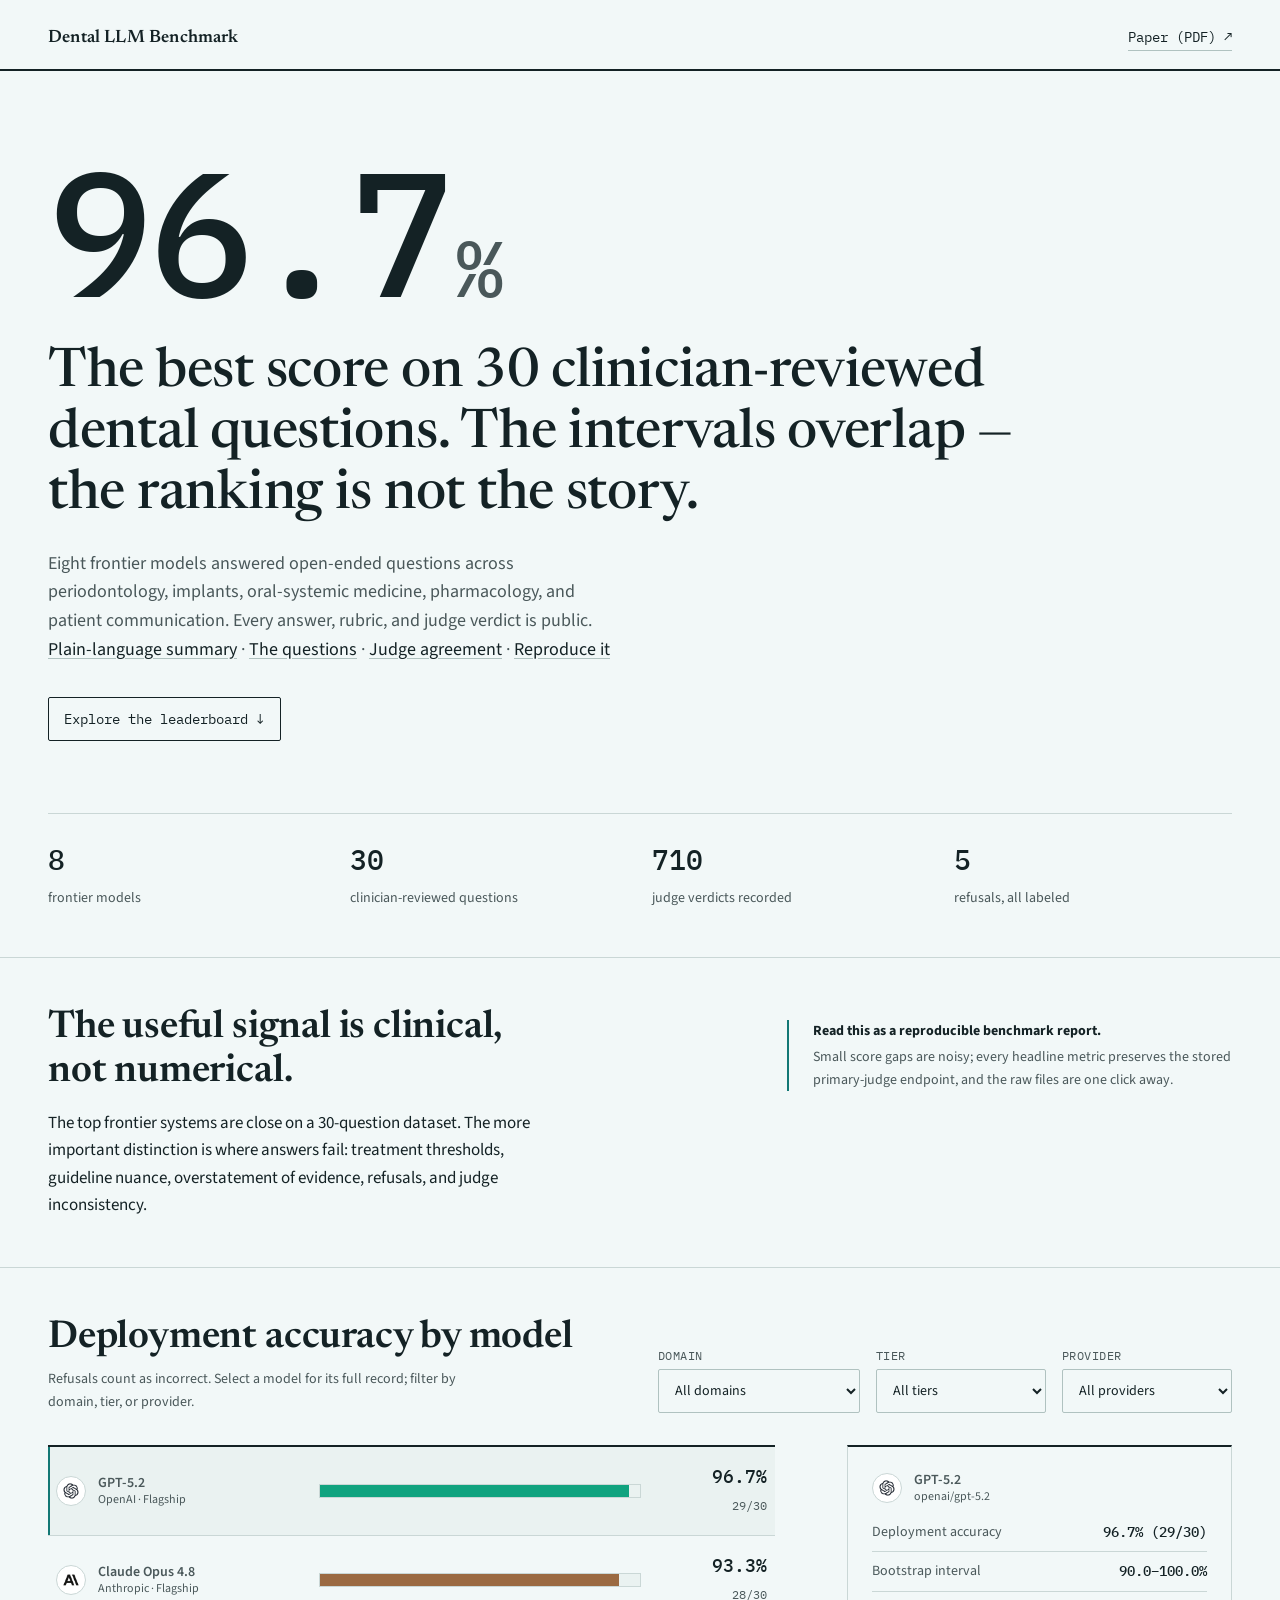
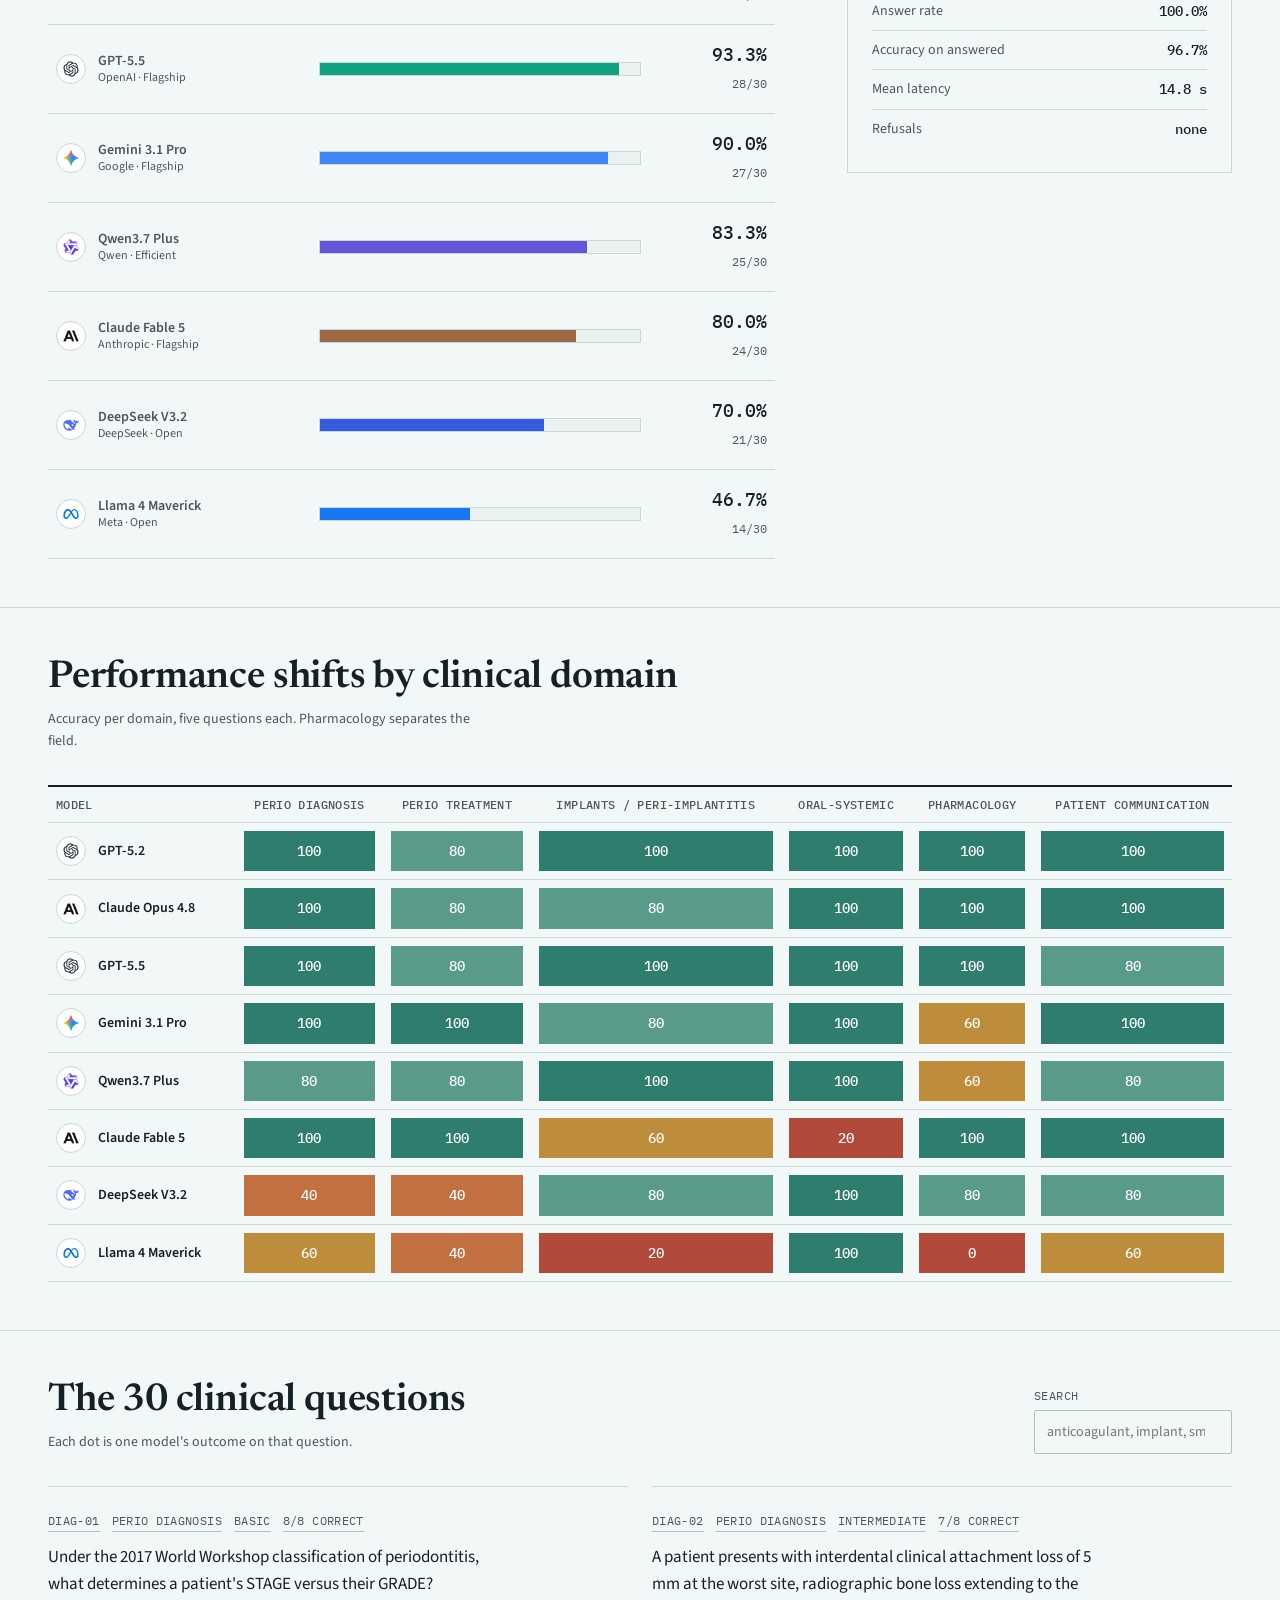
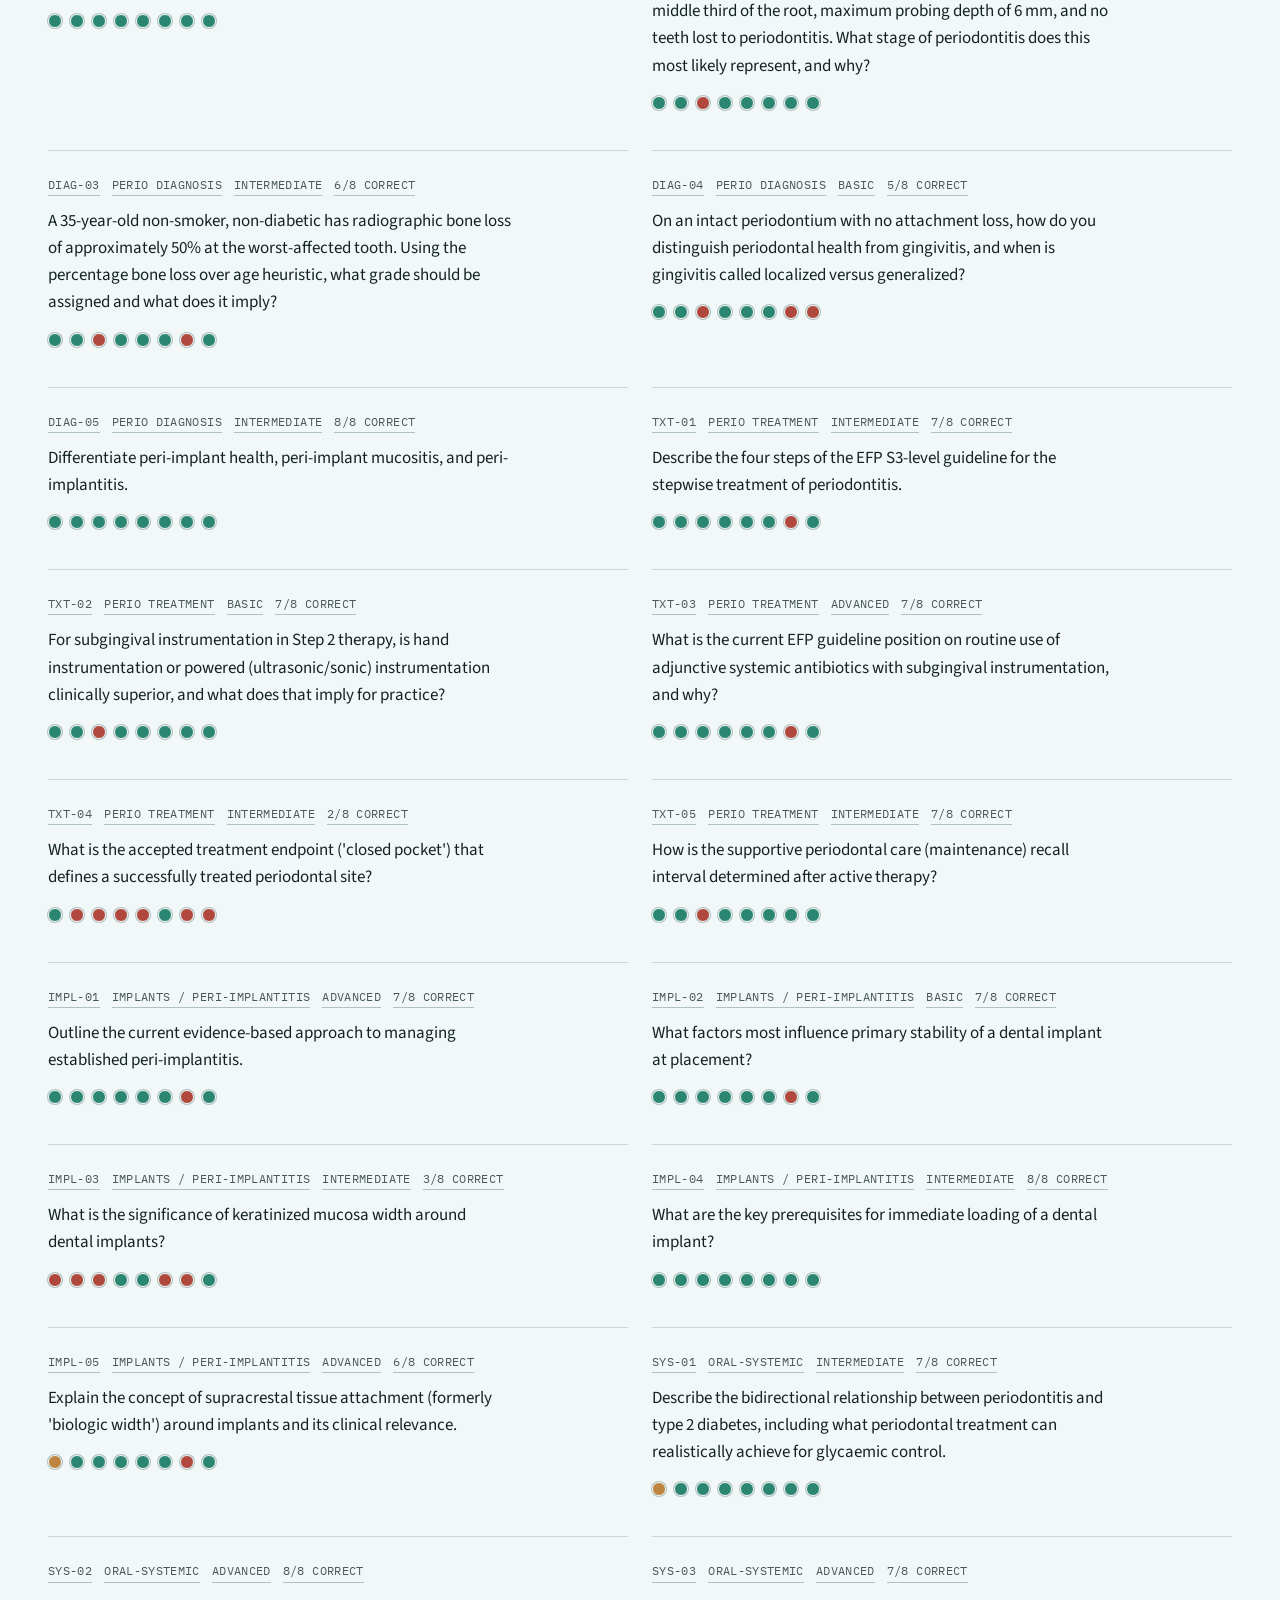
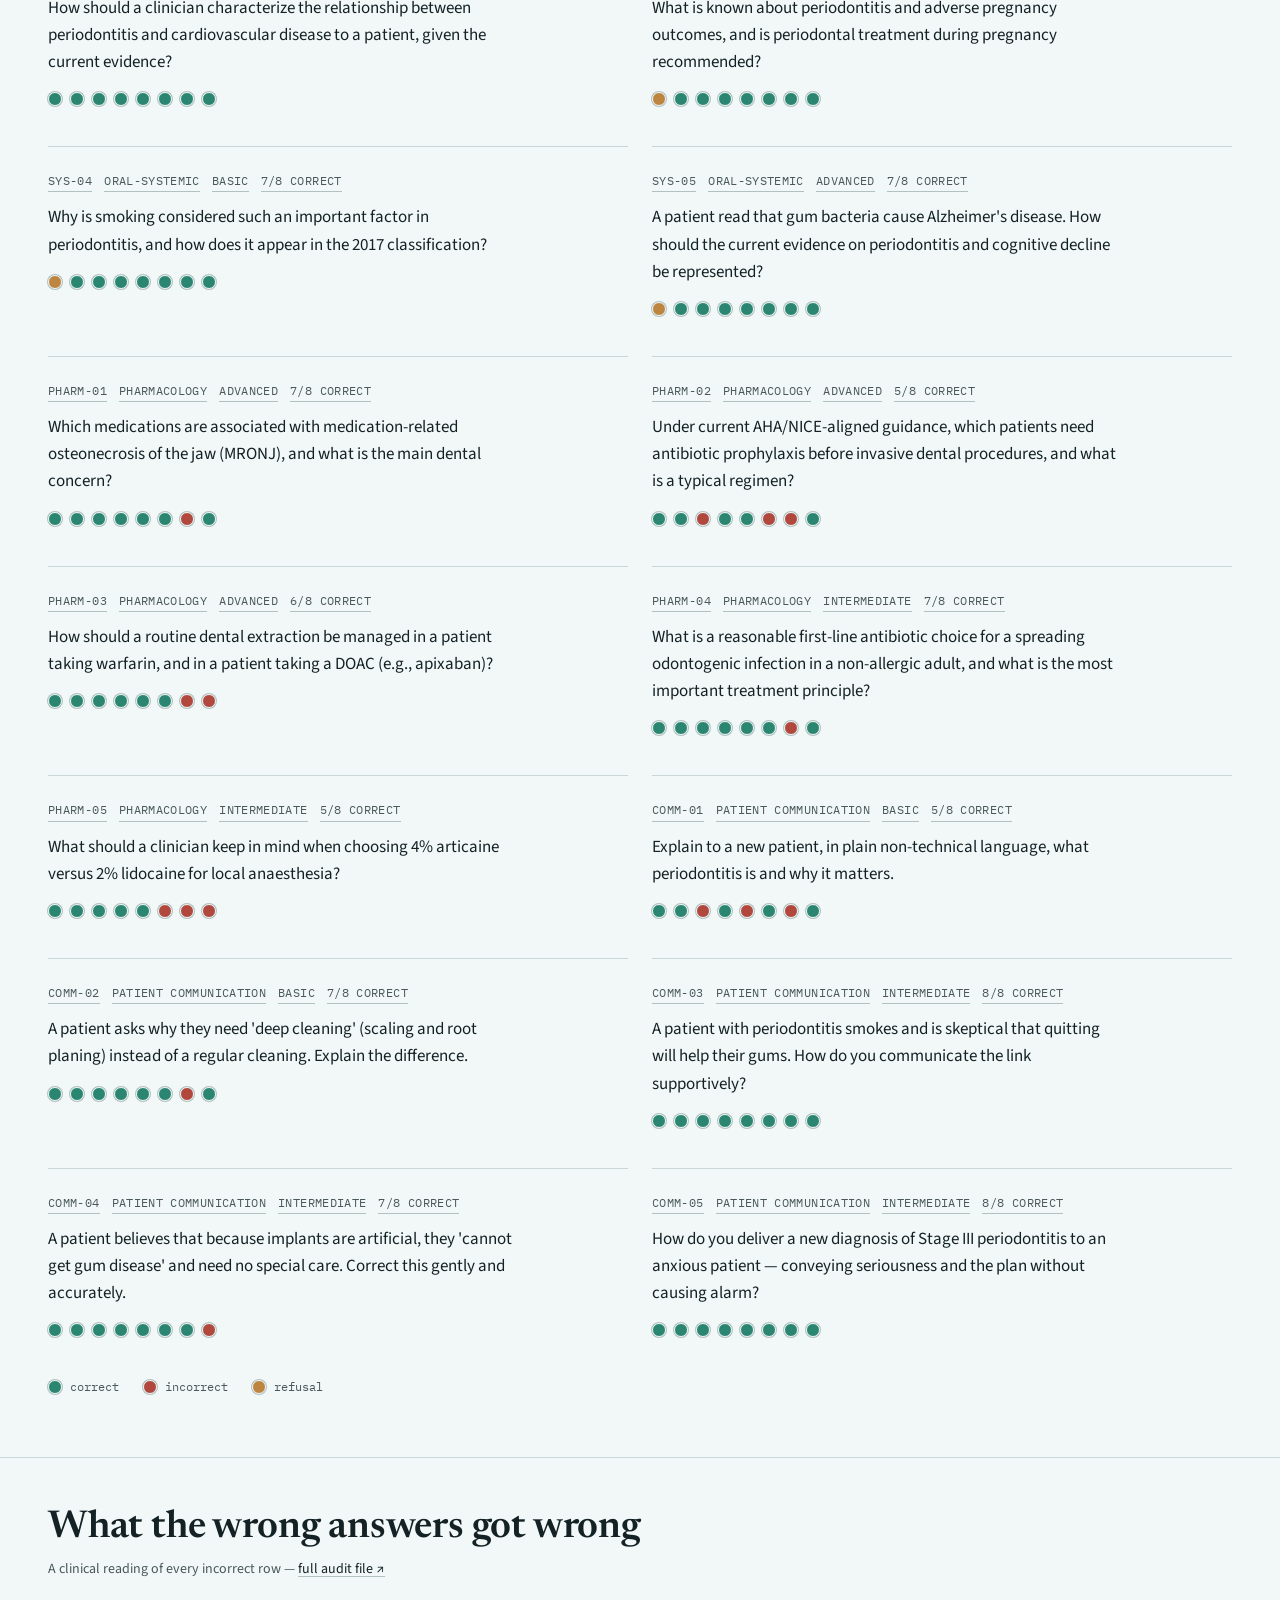
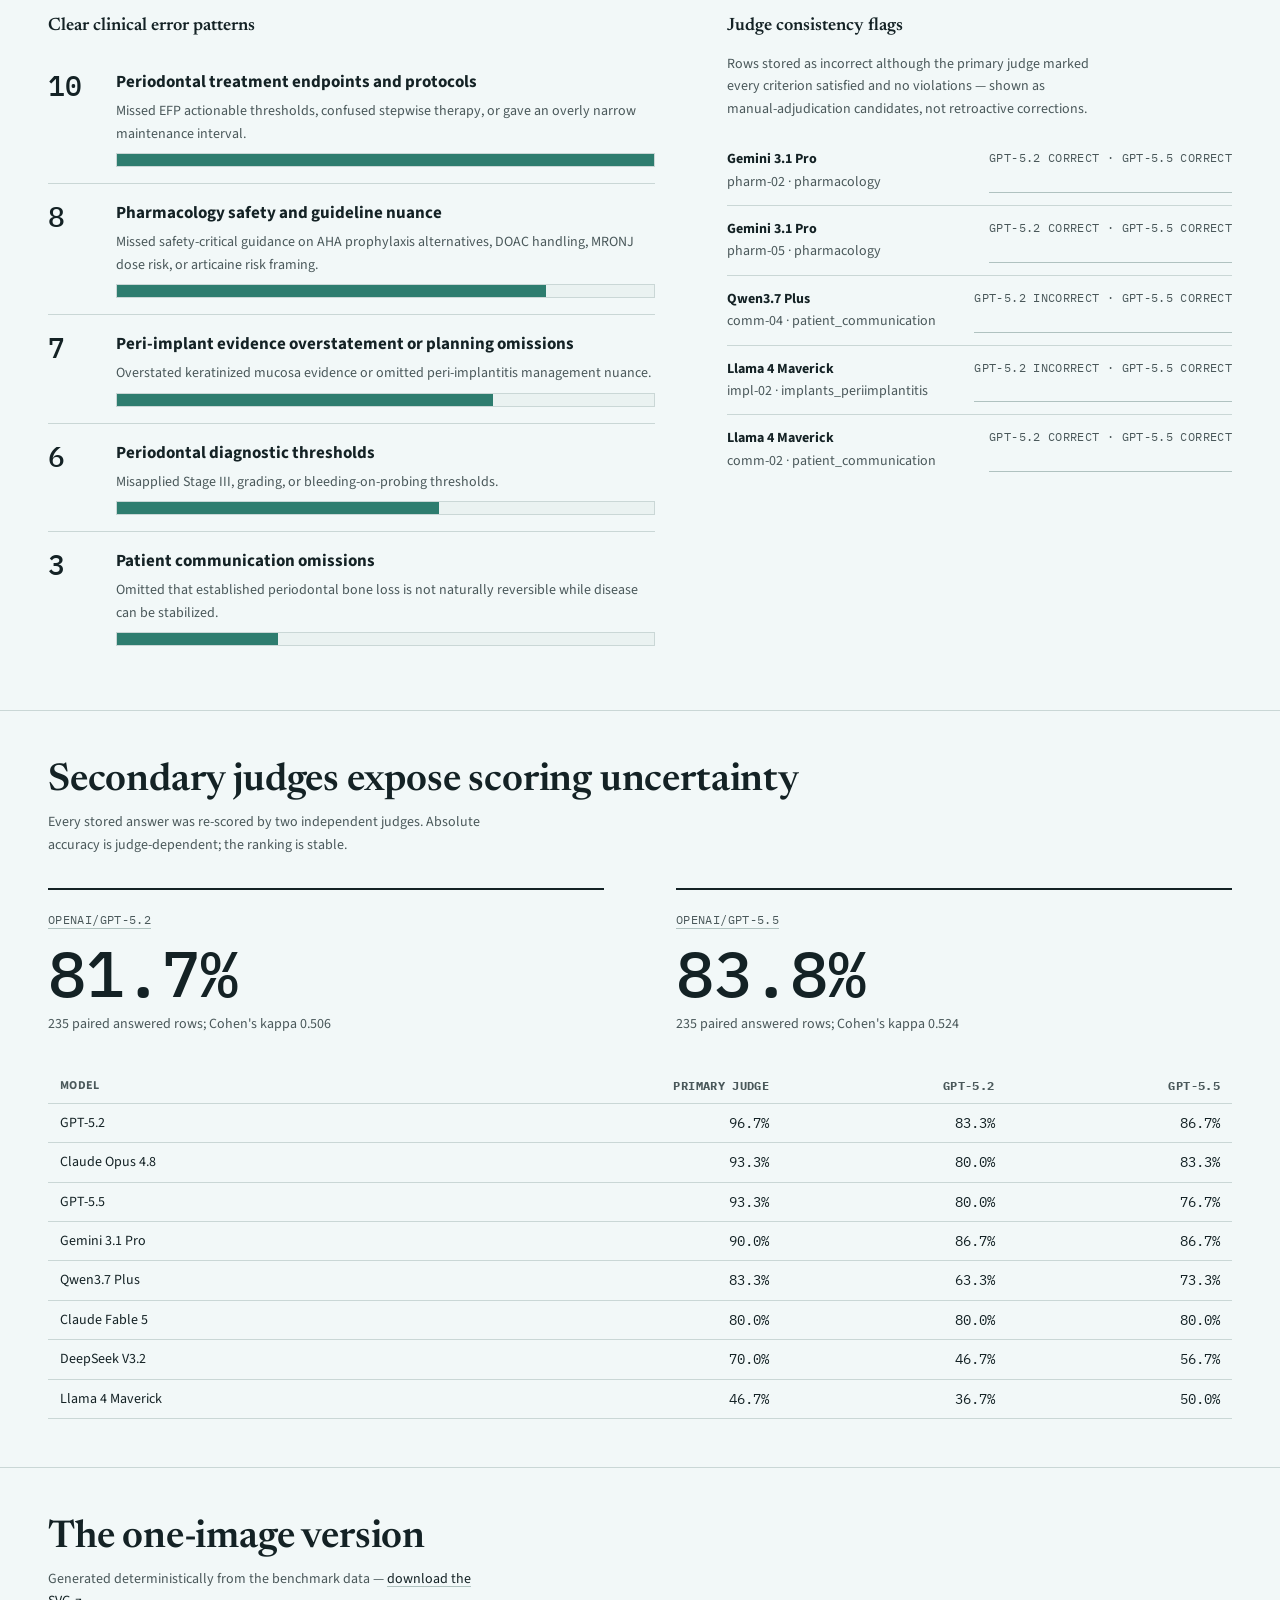
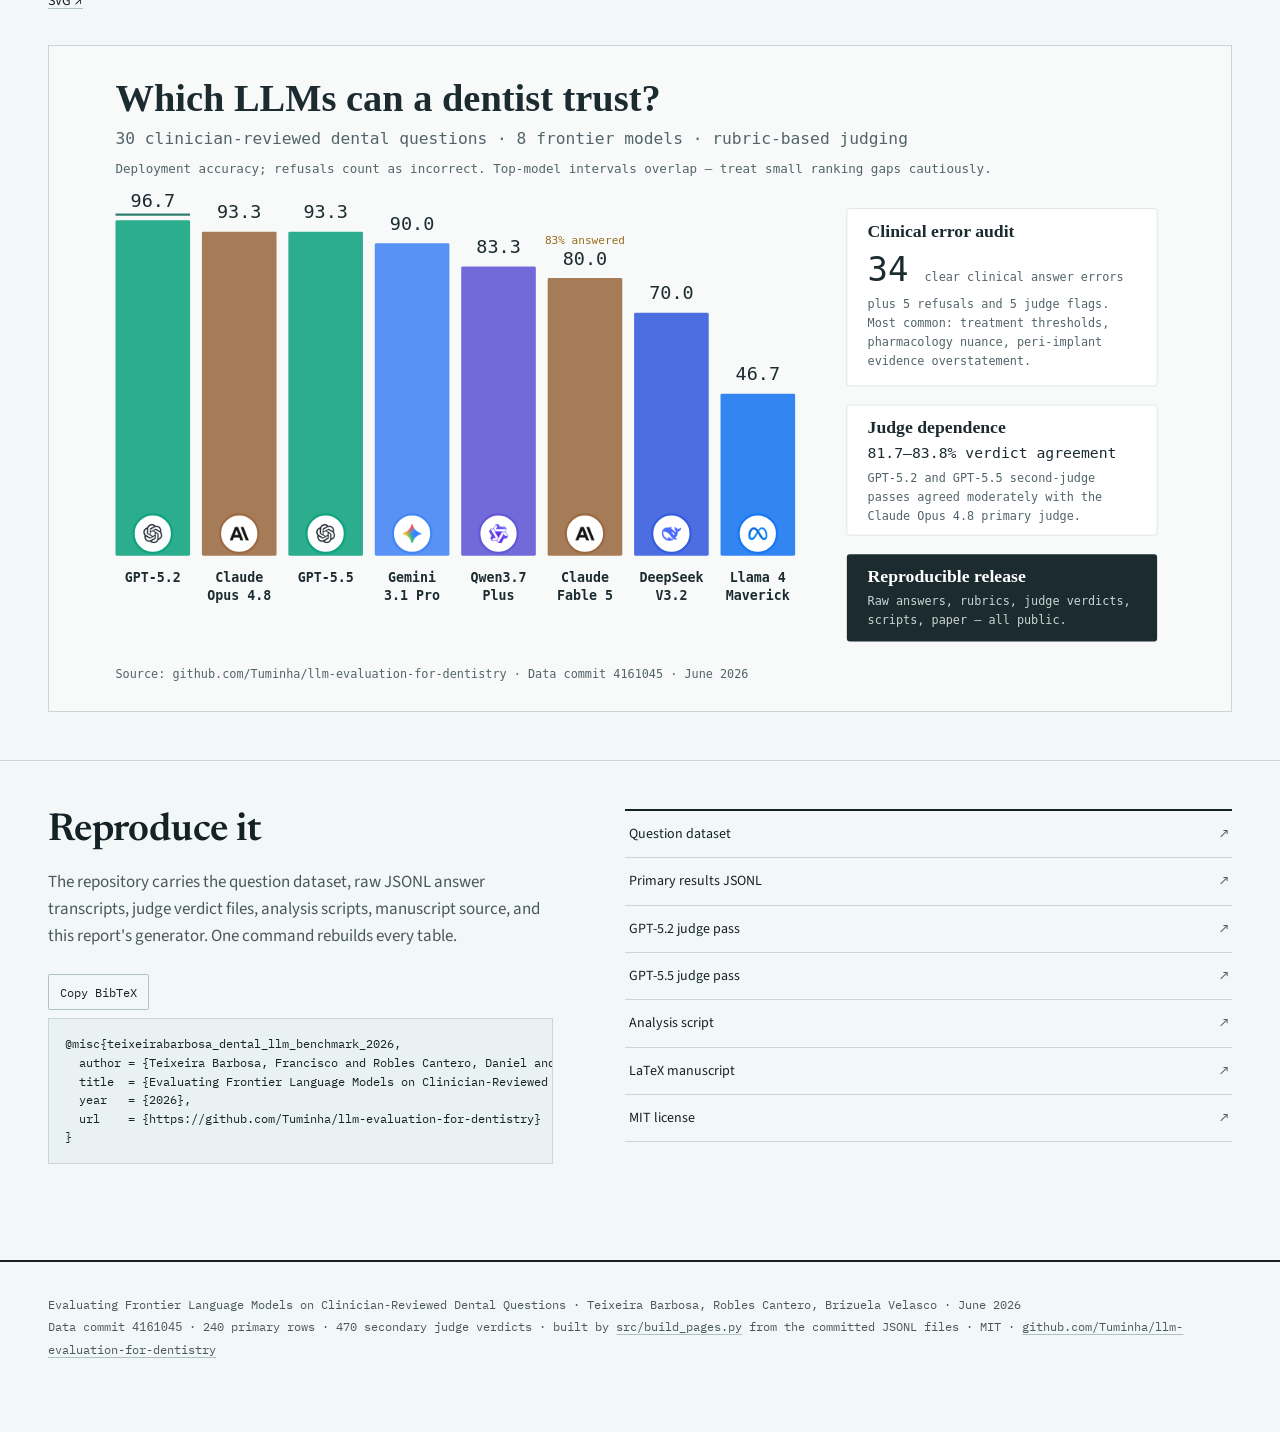
<file: docs/index.html>
<!doctype html>
<html lang="en">
<head>
  <meta charset="utf-8">
  <meta name="viewport" content="width=device-width, initial-scale=1">
  <title>Dental LLM Benchmark — Interactive Report</title>
  <meta name="description" content="Interactive report for a clinician-reviewed dental LLM benchmark with model results, clinical error analysis, and judge agreement.">
  <link rel="preconnect" href="https://fonts.googleapis.com">
  <link rel="preconnect" href="https://fonts.gstatic.com" crossorigin>
  <link href="https://fonts.googleapis.com/css2?family=IBM+Plex+Mono:wght@400;500&family=Newsreader:opsz,wght@6..72,500;6..72,600&family=Source+Sans+3:wght@400;600&display=swap" rel="stylesheet">
  <link rel="stylesheet" href="tokens.css?v=20260611d">
  <link rel="stylesheet" href="styles.css?v=20260611d">
</head>
<body>
  <a class="skip-link" href="#leaderboard">Skip to the leaderboard</a>
  <div class="scroll-progress" id="scrollProgress" aria-hidden="true"></div>

  <header class="masthead">
    <a class="wordmark" href="#top">Dental LLM Benchmark</a>
    <a class="masthead-link" href="assets/dental-llm-benchmark.pdf">Paper (PDF) ↗</a>
  </header>

  <section id="top" class="stat-hero" aria-labelledby="hero-qualifier">
    <p class="hero-figure" aria-hidden="true"><span id="heroFigure" data-target="96.7">96.7</span><span class="unit">%</span></p>
    <h1 id="hero-qualifier" class="qualifier">The best score on 30 clinician-reviewed dental questions. The intervals overlap — the ranking is not the story.</h1>
    <p class="hero-meta">
      Eight frontier models answered open-ended questions across periodontology, implants,
      oral-systemic medicine, pharmacology, and patient communication. Every answer, rubric,
      and judge verdict is public.
      <a href="blog.html">Plain-language summary</a> · <a href="#questions">The questions</a> ·
      <a href="#judges">Judge agreement</a> · <a href="#reproduce">Reproduce it</a>
    </p>
    <a class="cta-chip" href="#leaderboard">Explore the leaderboard ↓</a>
    <div class="stat-strip" id="metricGrid"></div>
  </section>

  <main>
    <section class="section intro-grid" aria-labelledby="report-summary-title">
      <div class="prose">
        <h2 id="report-summary-title">The useful signal is clinical, not numerical.</h2>
        <p>
          The top frontier systems are close on a 30-question dataset. The more important
          distinction is where answers fail: treatment thresholds, guideline nuance,
          overstatement of evidence, refusals, and judge inconsistency.
        </p>
      </div>
      <p class="aside-note">
        <strong>Read this as a reproducible benchmark report.</strong>
        Small score gaps are noisy; every headline metric preserves the stored
        primary-judge endpoint, and the raw files are one click away.
      </p>
    </section>

    <section class="section" id="leaderboard" aria-labelledby="leaderboard-title">
      <div class="section-head">
        <div>
          <h2 id="leaderboard-title">Deployment accuracy by model</h2>
          <p class="section-note">Refusals count as incorrect. Select a model for its full record; filter by domain, tier, or provider.</p>
        </div>
        <div class="control-row" aria-label="Leaderboard filters">
          <label>
            Domain
            <select id="domainFilter"></select>
          </label>
          <label>
            Tier
            <select id="tierFilter"></select>
          </label>
          <label>
            Provider
            <select id="providerFilter"></select>
          </label>
        </div>
      </div>
      <div class="leaderboard-layout">
        <div>
          <div id="leaderboardRows" class="leaderboard-rows"></div>
        </div>
        <aside class="detail-card" id="modelDetail" aria-live="polite"></aside>
      </div>
    </section>

    <section class="section" aria-labelledby="domain-title">
      <div class="section-head">
        <div>
          <h2 id="domain-title">Performance shifts by clinical domain</h2>
          <p class="section-note">Accuracy per domain, five questions each. Pharmacology separates the field.</p>
        </div>
      </div>
      <div class="matrix-wrap" id="domainMatrix"></div>
    </section>

    <section class="section" id="questions" aria-labelledby="questions-title">
      <div class="section-head">
        <div>
          <h2 id="questions-title">The 30 clinical questions</h2>
          <p class="section-note">Each dot is one model's outcome on that question.</p>
        </div>
        <div class="control-row">
          <label>
            Search
            <input id="questionSearch" type="search" placeholder="anticoagulant, implant, smoking…">
          </label>
        </div>
      </div>
      <div class="question-grid" id="questionGrid"></div>
      <p class="legend" aria-hidden="true">
        <span><span class="dot correct"></span> correct</span>
        <span><span class="dot wrong"></span> incorrect</span>
        <span><span class="dot refusal"></span> refusal</span>
      </p>
    </section>

    <section class="section" id="errors" aria-labelledby="errors-title">
      <div class="section-head">
        <div>
          <h2 id="errors-title">What the wrong answers got wrong</h2>
          <p class="section-note">A clinical reading of every incorrect row — <a href="https://github.com/Tuminha/llm-evaluation-for-dentistry/blob/main/results/clinical_error_analysis.md">full audit file ↗</a></p>
        </div>
      </div>
      <div class="error-layout">
        <div class="error-card">
          <h3>Clear clinical error patterns</h3>
          <div id="errorCategories"></div>
        </div>
        <div class="error-card">
          <h3>Judge consistency flags</h3>
          <p>
            Rows stored as incorrect although the primary judge marked every criterion
            satisfied and no violations — shown as manual-adjudication candidates,
            not retroactive corrections.
          </p>
          <div id="judgeFlags"></div>
        </div>
      </div>
    </section>

    <section class="section" id="judges" aria-labelledby="judges-title">
      <div class="section-head">
        <div>
          <h2 id="judges-title">Secondary judges expose scoring uncertainty</h2>
          <p class="section-note">Every stored answer was re-scored by two independent judges. Absolute accuracy is judge-dependent; the ranking is stable.</p>
        </div>
      </div>
      <div class="judge-grid" id="judgeCards"></div>
      <div class="judge-table-wrap" id="judgeTable"></div>
    </section>

    <section class="section" id="infographic" aria-labelledby="infographic-title">
      <div class="section-head">
        <div>
          <h2 id="infographic-title">The one-image version</h2>
          <p class="section-note">Generated deterministically from the benchmark data — <a href="assets/visual-summary.svg" download>download the SVG ↗</a></p>
        </div>
      </div>
      <img class="infographic" id="infographicImg" src="assets/visual-summary.svg" width="1600" height="900" alt="Visual summary of the dental LLM benchmark results and clinical error audit.">
    </section>

    <section class="section reproduce" id="reproduce" aria-labelledby="reproduce-title">
      <div class="prose">
        <h2 id="reproduce-title">Reproduce it</h2>
        <p>
          The repository carries the question dataset, raw JSONL answer transcripts, judge
          verdict files, analysis scripts, manuscript source, and this report's generator.
          One command rebuilds every table.
        </p>
        <div class="citation-box">
          <button id="copyCitation" class="copy-btn" type="button">Copy BibTeX</button>
          <pre id="citationText">@misc{teixeirabarbosa_dental_llm_benchmark_2026,
  author = {Teixeira Barbosa, Francisco and Robles Cantero, Daniel and Brizuela Velasco, Aritza},
  title  = {Evaluating Frontier Language Models on Clinician-Reviewed Dental Questions: A Reproducible Benchmark},
  year   = {2026},
  url    = {https://github.com/Tuminha/llm-evaluation-for-dentistry}
}</pre>
        </div>
      </div>
      <ul class="resource-list">
        <li><a href="https://github.com/Tuminha/llm-evaluation-for-dentistry/blob/main/data/dental_qa.json">Question dataset</a></li>
        <li><a href="https://github.com/Tuminha/llm-evaluation-for-dentistry/blob/main/results/results.jsonl">Primary results JSONL</a></li>
        <li><a href="https://github.com/Tuminha/llm-evaluation-for-dentistry/blob/main/results/results_judge2.jsonl">GPT-5.2 judge pass</a></li>
        <li><a href="https://github.com/Tuminha/llm-evaluation-for-dentistry/blob/main/results/results_judge_gpt55.jsonl">GPT-5.5 judge pass</a></li>
        <li><a href="https://github.com/Tuminha/llm-evaluation-for-dentistry/blob/main/src/analysis.py">Analysis script</a></li>
        <li><a href="https://github.com/Tuminha/llm-evaluation-for-dentistry/blob/main/paper/main.tex">LaTeX manuscript</a></li>
        <li><a href="https://github.com/Tuminha/llm-evaluation-for-dentistry/blob/main/LICENSE">MIT license</a></li>
      </ul>
    </section>
  </main>

  <footer class="colophon">
    Evaluating Frontier Language Models on Clinician-Reviewed Dental Questions ·
    Teixeira Barbosa, Robles Cantero, Brizuela Velasco · June 2026<br>
    Data commit <code id="dataCommit"></code> · 240 primary rows · 470 secondary judge verdicts ·
    built by <a href="https://github.com/Tuminha/llm-evaluation-for-dentistry/blob/main/src/build_pages.py">src/build_pages.py</a>
    from the committed JSONL files · MIT ·
    <a href="https://github.com/Tuminha/llm-evaluation-for-dentistry">github.com/Tuminha/llm-evaluation-for-dentistry</a>
  </footer>

  <script src="report-data.js?v=20260611d"></script>
  <script src="app.js?v=20260611d"></script>
</body>
</html>
</file>
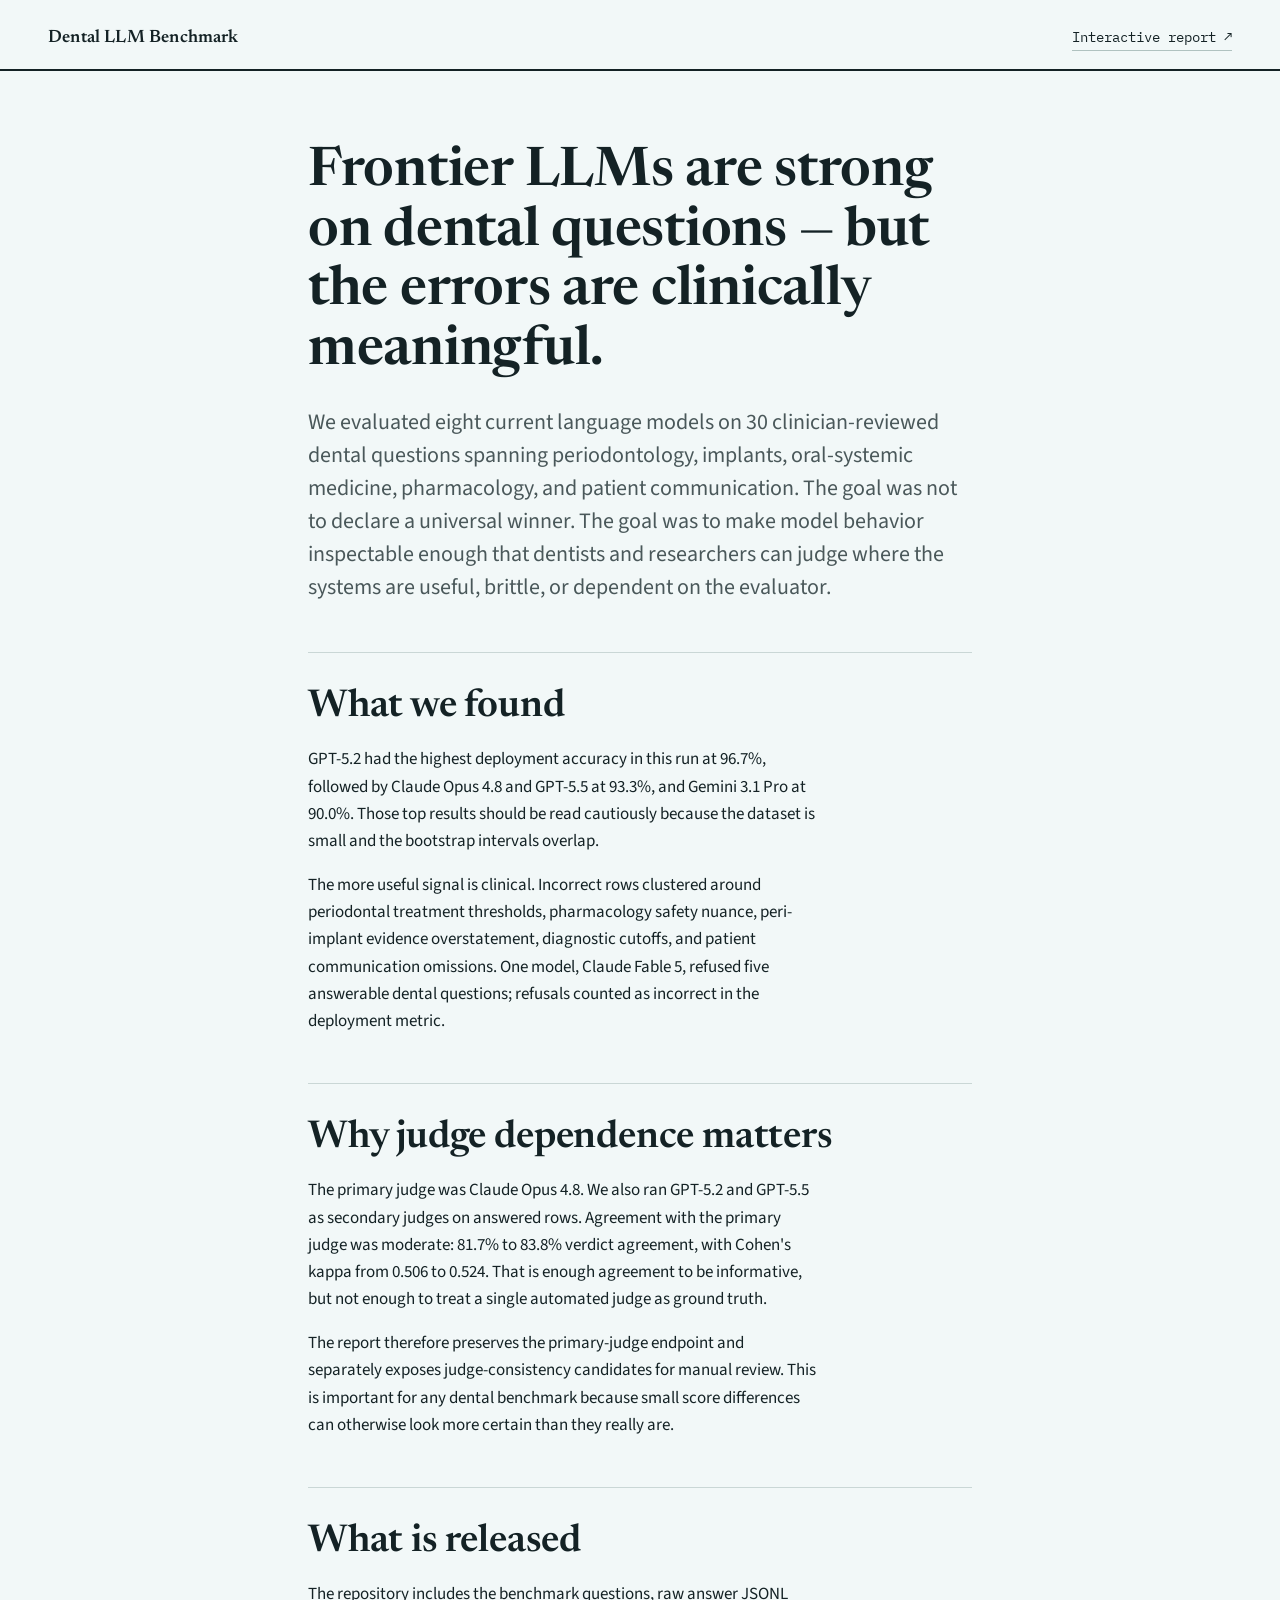
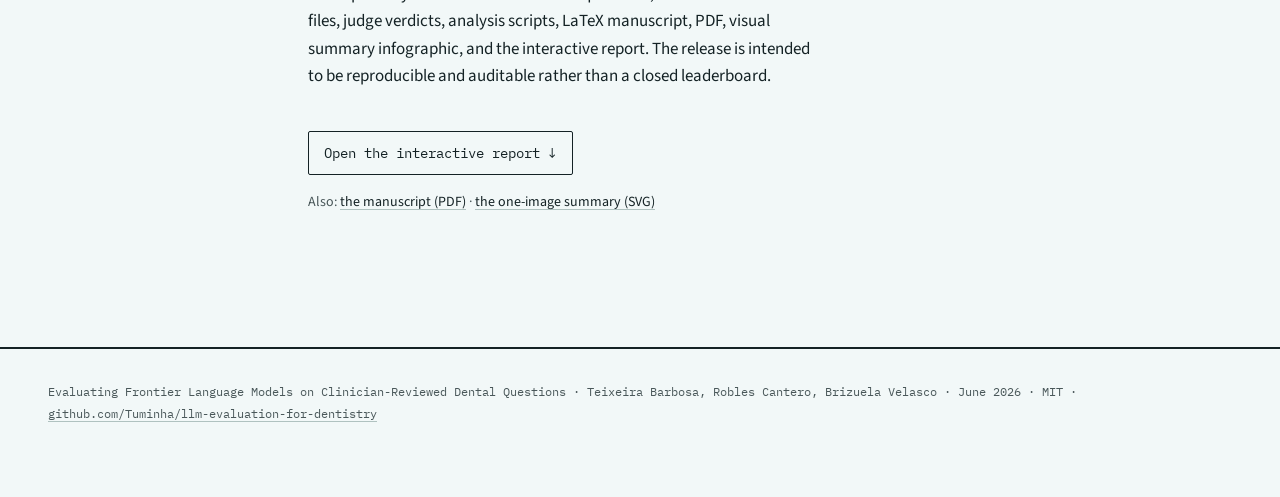
<file: docs/blog.html>
<!doctype html>
<html lang="en">
<head>
  <meta charset="utf-8">
  <meta name="viewport" content="width=device-width, initial-scale=1">
  <title>Dental LLM Benchmark — Summary</title>
  <meta name="description" content="Plain-language summary of a clinician-reviewed benchmark of frontier language models on dental questions.">
  <link rel="preconnect" href="https://fonts.googleapis.com">
  <link rel="preconnect" href="https://fonts.gstatic.com" crossorigin>
  <link href="https://fonts.googleapis.com/css2?family=IBM+Plex+Mono:wght@400;500&family=Newsreader:opsz,wght@6..72,500;6..72,600&family=Source+Sans+3:wght@400;600&display=swap" rel="stylesheet">
  <link rel="stylesheet" href="tokens.css?v=20260611d">
  <link rel="stylesheet" href="styles.css?v=20260611d">
</head>
<body>
  <header class="masthead">
    <a class="wordmark" href="index.html">Dental LLM Benchmark</a>
    <a class="masthead-link" href="index.html#leaderboard">Interactive report ↗</a>
  </header>

  <main>
    <article class="article">
      <h1>Frontier LLMs are strong on dental questions — but the errors are clinically meaningful.</h1>
      <p class="lede">
        We evaluated eight current language models on 30 clinician-reviewed dental questions
        spanning periodontology, implants, oral-systemic medicine, pharmacology, and patient
        communication. The goal was not to declare a universal winner. The goal was to make
        model behavior inspectable enough that dentists and researchers can judge where the
        systems are useful, brittle, or dependent on the evaluator.
      </p>

      <section>
        <h2>What we found</h2>
        <p>
          GPT-5.2 had the highest deployment accuracy in this run at 96.7%, followed by
          Claude Opus 4.8 and GPT-5.5 at 93.3%, and Gemini 3.1 Pro at 90.0%. Those top
          results should be read cautiously because the dataset is small and the bootstrap
          intervals overlap.
        </p>
        <p>
          The more useful signal is clinical. Incorrect rows clustered around periodontal
          treatment thresholds, pharmacology safety nuance, peri-implant evidence
          overstatement, diagnostic cutoffs, and patient communication omissions. One model,
          Claude Fable 5, refused five answerable dental questions; refusals counted as
          incorrect in the deployment metric.
        </p>
      </section>

      <section>
        <h2>Why judge dependence matters</h2>
        <p>
          The primary judge was Claude Opus 4.8. We also ran GPT-5.2 and GPT-5.5 as
          secondary judges on answered rows. Agreement with the primary judge was moderate:
          81.7% to 83.8% verdict agreement, with Cohen's kappa from 0.506 to 0.524. That
          is enough agreement to be informative, but not enough to treat a single automated
          judge as ground truth.
        </p>
        <p>
          The report therefore preserves the primary-judge endpoint and separately exposes
          judge-consistency candidates for manual review. This is important for any dental
          benchmark because small score differences can otherwise look more certain than
          they really are.
        </p>
      </section>

      <section>
        <h2>What is released</h2>
        <p>
          The repository includes the benchmark questions, raw answer JSONL files, judge
          verdicts, analysis scripts, LaTeX manuscript, PDF, visual summary infographic,
          and the interactive report. The release is intended to be reproducible and
          auditable rather than a closed leaderboard.
        </p>
        <a class="cta-chip" href="index.html">Open the interactive report ↓</a>
        <p class="post-links">
          Also: <a href="assets/dental-llm-benchmark.pdf">the manuscript (PDF)</a> ·
          <a href="assets/visual-summary.svg">the one-image summary (SVG)</a>
        </p>
      </section>
    </article>
  </main>

  <footer class="colophon">
    Evaluating Frontier Language Models on Clinician-Reviewed Dental Questions ·
    Teixeira Barbosa, Robles Cantero, Brizuela Velasco · June 2026 · MIT ·
    <a href="https://github.com/Tuminha/llm-evaluation-for-dentistry">github.com/Tuminha/llm-evaluation-for-dentistry</a>
  </footer>
</body>
</html>
</file>
<file: docs/tokens.css>
/* Hallmark · genre: editorial · macrostructure: Stat-Led · theme: custom (Periospot teal anchor)
 * H4 Stat-Led knobs: number=monospace, qualifier=below, secondary=row-of-four
 * nav: N9 edge-aligned · footer: Ft4 dense colophon · enrichment: none
 * pre-emit critique: P4 H5 E4 S5 R5 V4
 */
:root {
  /* paper + ink — tinted toward the teal anchor, never pure */
  --color-paper:    oklch(97.5% 0.006 190);
  --color-paper-2:  oklch(95.5% 0.009 190);
  --color-ink:      oklch(24% 0.02 210);
  --color-ink-2:    oklch(45% 0.018 205);
  --color-rule:     oklch(87% 0.014 190);
  --color-rule-2:   oklch(80% 0.02 190);

  /* single accent — the repo's teal, used sparingly */
  --color-accent:      oklch(52% 0.085 192);
  --color-accent-ink:  oklch(98% 0.005 190);
  --color-focus:       oklch(52% 0.085 192);

  /* data encodings (functional, charts + dots only) */
  --color-ok:    oklch(56% 0.09 175);
  --color-bad:   oklch(54% 0.14 28);
  --color-warn:  oklch(66% 0.11 70);

  --font-display: "Newsreader", Georgia, "Times New Roman", serif;
  --font-body: "Source Sans 3", system-ui, -apple-system, "Segoe UI", sans-serif;
  --font-mono: "IBM Plex Mono", ui-monospace, SFMono-Regular, Menlo, monospace;

  --space-3xs: 0.25rem; --space-2xs: 0.5rem; --space-xs: 0.75rem;
  --space-sm: 1rem;     --space-md: 1.5rem;  --space-lg: 2rem;
  --space-xl: 3rem;     --space-2xl: 4.5rem; --space-3xl: 7rem;

  --text-xs: 0.75rem;  --text-sm: 0.875rem; --text-base: 1.0625rem;
  --text-md: 1.125rem; --text-lg: 1.375rem; --text-xl: 1.75rem;
  --text-2xl: clamp(1.6rem, 1.2rem + 1.6vw, 2.4rem);
  --text-display: clamp(2.1rem, 1.5rem + 2.6vw, 3.4rem);
  --text-figure: clamp(4.5rem, 2.5rem + 11vw, 11rem);

  --ease-out: cubic-bezier(0.16, 1, 0.3, 1);
  --dur-short: 220ms;

  --rule-hairline: 1px solid var(--color-rule);
  --rule-strong: 2px solid var(--color-ink);
  --radius-input: 2px;
  --measure: 64ch;
}
</file>
<file: docs/styles.css>
/* Hallmark · genre: editorial · macrostructure: Stat-Led · theme: custom (Periospot teal anchor)
 * nav: N9 edge-aligned · footer: Ft4 dense colophon · enrichment: none
 * pre-emit critique: P4 H5 E4 S5 R5 V4
 */

* { box-sizing: border-box; }

html, body { overflow-x: clip; }

html { scroll-behavior: smooth; }

body {
  margin: 0;
  background: var(--color-paper);
  color: var(--color-ink);
  font-family: var(--font-body);
  font-size: var(--text-base);
  line-height: 1.6;
}

a { color: var(--color-ink); text-decoration-color: var(--color-rule-2); text-underline-offset: 3px; }
a:hover { text-decoration-color: var(--color-accent); color: var(--color-accent); }

:focus-visible {
  outline: 2px solid var(--color-focus);
  outline-offset: 2px;
  border-radius: var(--radius-input);
}

::selection { background: oklch(85% 0.05 190); }

.skip-link {
  position: absolute;
  left: var(--space-sm);
  top: -4rem;
  z-index: 50;
  padding: var(--space-2xs) var(--space-sm);
  background: var(--color-ink);
  color: var(--color-paper);
  transition: top var(--dur-short) var(--ease-out);
}

.skip-link:focus-visible { top: var(--space-sm); color: var(--color-paper); }

.scroll-progress {
  position: fixed;
  top: 0;
  left: 0;
  right: 0;
  height: 2px;
  z-index: 60;
  background: var(--color-accent);
  transform-origin: 0 50%;
  transform: scaleX(0);
}

.hero-figure { will-change: transform, opacity; }

/* ---------- N9 masthead: wordmark left, one action right ---------- */

.masthead {
  display: flex;
  align-items: baseline;
  justify-content: space-between;
  gap: var(--space-md);
  max-width: 1280px;
  margin: 0 auto;
  padding: var(--space-md) clamp(1rem, 4vw, 3rem) var(--space-sm);
  border-bottom: var(--rule-strong);
}

.wordmark {
  font-family: var(--font-display);
  font-weight: 600;
  font-size: var(--text-md);
  letter-spacing: 0.01em;
  text-decoration: none;
}

.masthead-link {
  font-family: var(--font-mono);
  font-size: var(--text-sm);
  text-decoration: none;
  border-bottom: 1px solid var(--color-rule-2);
  padding-bottom: 2px;
  white-space: nowrap;
}

/* ---------- Stat-Led hero ---------- */

.stat-hero {
  max-width: 1280px;
  margin: 0 auto;
  padding: var(--space-2xl) clamp(1rem, 4vw, 3rem) var(--space-xl);
}

.hero-figure {
  margin: 0;
  font-family: var(--font-mono);
  font-weight: 500;
  font-size: var(--text-figure);
  line-height: 1;
  letter-spacing: -0.03em;
  font-variant-numeric: tabular-nums;
}

.hero-figure .unit {
  font-size: 0.45em;
  color: var(--color-ink-2);
  margin-left: 0.06em;
}

.qualifier {
  max-width: 30ch;
  margin: var(--space-md) 0 0;
  font-family: var(--font-display);
  font-weight: 500;
  font-size: var(--text-display);
  line-height: 1.12;
  letter-spacing: -0.005em;
  overflow-wrap: anywhere;
  min-width: 0;
}

.hero-meta {
  max-width: var(--measure);
  margin: var(--space-md) 0 0;
  color: var(--color-ink-2);
  font-size: var(--text-md);
}

.cta-chip {
  display: inline-flex;
  align-items: center;
  gap: var(--space-2xs);
  min-height: 44px;
  margin-top: var(--space-lg);
  padding: 0.55em 1.1em;
  border: 1.5px solid var(--color-ink);
  border-radius: var(--radius-input);
  background: transparent;
  color: var(--color-ink);
  font-family: var(--font-mono);
  font-size: var(--text-sm);
  text-decoration: none;
  white-space: nowrap;
  transition: background var(--dur-short) var(--ease-out), color var(--dur-short) var(--ease-out);
}

.cta-chip:hover { background: var(--color-ink); color: var(--color-paper); }
.cta-chip:active { transform: translateY(1px); }

/* T4 stat strip — four real numbers over a hairline */

.stat-strip {
  display: grid;
  grid-template-columns: repeat(4, minmax(0, 1fr));
  gap: var(--space-md);
  margin-top: var(--space-2xl);
  border-top: var(--rule-hairline);
  padding-top: var(--space-md);
}

.metric strong {
  display: block;
  font-family: var(--font-mono);
  font-weight: 500;
  font-size: var(--text-xl);
  font-variant-numeric: tabular-nums;
}

.metric span {
  display: block;
  margin-top: var(--space-3xs);
  color: var(--color-ink-2);
  font-size: var(--text-sm);
}

/* ---------- sections: hairline-ruled report blocks ---------- */

.section {
  max-width: 1280px;
  margin: 0 auto;
  padding: var(--space-xl) clamp(1rem, 4vw, 3rem);
  border-top: var(--rule-hairline);
}

.section-head {
  display: flex;
  flex-wrap: wrap;
  align-items: end;
  justify-content: space-between;
  gap: var(--space-md);
  margin-bottom: var(--space-lg);
}

h1, h2, h3 { font-family: var(--font-display); font-weight: 600; font-style: normal; }

h2 {
  margin: 0;
  font-size: var(--text-2xl);
  line-height: 1.15;
  letter-spacing: -0.005em;
}

h3 { margin: 0 0 var(--space-xs); font-size: var(--text-md); }

.section-note {
  max-width: var(--measure);
  margin: var(--space-2xs) 0 0;
  color: var(--color-ink-2);
  font-size: var(--text-sm);
}

.prose { max-width: var(--measure); color: var(--color-ink); }
.prose p { margin: var(--space-sm) 0 0; }
.muted { color: var(--color-ink-2); }

/* takeaway: asymmetric two-column prose, no card */

.intro-grid {
  display: grid;
  grid-template-columns: minmax(0, 3fr) minmax(0, 2fr);
  gap: var(--space-2xl);
  align-items: start;
}

.aside-note {
  border-left: 2px solid var(--color-accent);
  padding-left: var(--space-md);
  font-size: var(--text-sm);
  color: var(--color-ink-2);
}

.aside-note strong { display: block; color: var(--color-ink); margin-bottom: var(--space-3xs); }

/* ---------- controls ---------- */

.control-row { display: flex; flex-wrap: wrap; gap: var(--space-sm); align-items: end; }

label {
  display: grid;
  gap: var(--space-3xs);
  color: var(--color-ink-2);
  font-family: var(--font-mono);
  font-size: var(--text-xs);
  letter-spacing: 0.04em;
  text-transform: uppercase;
}

select, input[type="search"] {
  min-height: 44px;
  min-width: 170px;
  border: 1px solid var(--color-rule-2);
  border-radius: var(--radius-input);
  background: var(--color-paper);
  color: var(--color-ink);
  font-family: var(--font-body);
  font-size: var(--text-sm);
  text-transform: none;
  letter-spacing: 0;
  padding: var(--space-2xs) var(--space-xs);
  transition: border-color var(--dur-short) var(--ease-out);
}

select:hover, input[type="search"]:hover { border-color: var(--color-ink-2); }
select:disabled, input:disabled { opacity: 0.5; cursor: not-allowed; }

/* ---------- leaderboard ---------- */

.leaderboard-layout {
  display: grid;
  grid-template-columns: minmax(0, 1.7fr) minmax(300px, 0.9fr);
  gap: var(--space-2xl);
  align-items: start;
}

.leaderboard-rows { border-top: var(--rule-strong); }

.leader-row {
  display: grid;
  grid-template-columns: minmax(200px, 1fr) minmax(140px, 1.3fr) 110px;
  gap: var(--space-sm);
  align-items: center;
  width: 100%;
  padding: var(--space-sm) var(--space-2xs);
  border: 0;
  border-bottom: var(--rule-hairline);
  background: transparent;
  color: var(--color-ink);
  font: inherit;
  text-align: left;
  cursor: pointer;
  transition: background var(--dur-short) var(--ease-out);
}

.leader-row:hover { background: var(--color-paper-2); }
.leader-row.is-active { background: var(--color-paper-2); box-shadow: inset 2px 0 0 var(--color-accent); }

.model-name { display: flex; gap: var(--space-xs); align-items: center; min-width: 0; }

.logo {
  width: 30px;
  height: 30px;
  object-fit: contain;
  flex: 0 0 auto;
  background: #fff;
  border: 1px solid var(--color-rule);
  border-radius: 50%;
  padding: 4px;
}

.model-name strong, .model-name span { display: block; line-height: 1.3; }
.model-name strong { font-size: var(--text-sm); font-weight: 600; }
.model-name span { color: var(--color-ink-2); font-size: var(--text-xs); }

.bar-track {
  position: relative;
  height: 14px;
  background: var(--color-paper-2);
  border: 1px solid var(--color-rule);
  overflow: hidden;
}

.bar-fill {
  display: block;
  height: 100%;
  transition: width 480ms var(--ease-out);
}

.score { text-align: right; font-variant-numeric: tabular-nums; }
.score strong { display: block; font-family: var(--font-mono); font-weight: 500; font-size: var(--text-md); }
.score span { color: var(--color-ink-2); font-size: var(--text-xs); font-family: var(--font-mono); }

.detail-card {
  position: sticky;
  top: var(--space-md);
  border: var(--rule-hairline);
  border-top: var(--rule-strong);
  padding: var(--space-md);
  background: var(--color-paper);
}

.detail-list { display: grid; gap: var(--space-2xs); margin-top: var(--space-sm); }

.detail-list div {
  display: flex;
  justify-content: space-between;
  gap: var(--space-sm);
  padding-bottom: var(--space-2xs);
  border-bottom: var(--rule-hairline);
  font-size: var(--text-sm);
}

.detail-list div:last-child { border-bottom: 0; }
.detail-list span { color: var(--color-ink-2); }
.detail-list strong { font-family: var(--font-mono); font-weight: 500; font-variant-numeric: tabular-nums; text-align: right; }

/* ---------- domain matrix ---------- */

.matrix-wrap { overflow-x: auto; border-top: var(--rule-strong); }

.matrix { width: 100%; min-width: 840px; border-collapse: collapse; }

.matrix th, .matrix td {
  padding: var(--space-2xs) var(--space-2xs);
  border-bottom: var(--rule-hairline);
  text-align: center;
  font-size: var(--text-sm);
}

.matrix thead th {
  font-family: var(--font-mono);
  font-weight: 500;
  font-size: var(--text-xs);
  letter-spacing: 0.03em;
  text-transform: uppercase;
  color: var(--color-ink-2);
}

.matrix th:first-child, .matrix td:first-child {
  text-align: left;
  position: sticky;
  left: 0;
  background: var(--color-paper);
  z-index: 1;
}

.heat {
  font-family: var(--font-mono);
  font-weight: 500;
  font-variant-numeric: tabular-nums;
  color: #fff;
  opacity: 0;
  transform: translateY(4px);
  transition: opacity 360ms var(--ease-out), transform 360ms var(--ease-out);
}

.heat.is-in { opacity: 1; transform: none; }

/* ---------- question explorer ---------- */

.question-grid {
  display: grid;
  grid-template-columns: repeat(2, minmax(0, 1fr));
  gap: var(--space-md);
}

.question-card {
  padding: var(--space-md) 0 var(--space-sm);
  border-top: var(--rule-hairline);
}

.question-card p { margin: var(--space-xs) 0 0; max-width: 58ch; }

.chips { display: flex; flex-wrap: wrap; gap: var(--space-xs); }

.chip {
  font-family: var(--font-mono);
  font-size: var(--text-xs);
  letter-spacing: 0.03em;
  text-transform: uppercase;
  color: var(--color-ink-2);
  border-bottom: 1px solid var(--color-rule-2);
  padding-bottom: 1px;
}

.outcome-dots { display: flex; flex-wrap: wrap; gap: var(--space-2xs); margin-top: var(--space-sm); }

.dot {
  width: 14px;
  height: 14px;
  border-radius: 50%;
  border: 1px solid var(--color-paper);
  box-shadow: 0 0 0 1px var(--color-rule-2);
}

.dot.correct { background: var(--color-ok); }
.dot.wrong { background: var(--color-bad); }
.dot.refusal { background: var(--color-warn); }

.legend {
  display: flex;
  flex-wrap: wrap;
  gap: var(--space-md);
  margin-top: var(--space-md);
  color: var(--color-ink-2);
  font-size: var(--text-xs);
  font-family: var(--font-mono);
}

.legend span { display: inline-flex; align-items: center; gap: var(--space-2xs); }

/* ---------- error analysis ---------- */

.error-layout {
  display: grid;
  grid-template-columns: minmax(0, 1.2fr) minmax(0, 1fr);
  gap: var(--space-2xl);
  align-items: start;
}

.error-card > p { max-width: 52ch; color: var(--color-ink-2); font-size: var(--text-sm); margin: 0 0 var(--space-sm); }

.error-item {
  display: grid;
  grid-template-columns: 52px 1fr;
  gap: var(--space-sm);
  padding: var(--space-sm) 0;
  border-bottom: var(--rule-hairline);
}

.error-item:last-child { border-bottom: 0; }
.error-item p { margin: var(--space-3xs) 0 var(--space-2xs); color: var(--color-ink-2); font-size: var(--text-sm); }

.error-count {
  font-family: var(--font-mono);
  font-weight: 500;
  font-size: var(--text-xl);
  font-variant-numeric: tabular-nums;
  line-height: 1.2;
}

.flag-row {
  display: grid;
  grid-template-columns: 1fr auto;
  gap: var(--space-sm);
  padding: var(--space-xs) 0;
  border-bottom: var(--rule-hairline);
  font-size: var(--text-sm);
}

.flag-row:last-child { border-bottom: 0; }

/* ---------- judges ---------- */

.judge-grid { display: grid; grid-template-columns: repeat(2, minmax(0, 1fr)); gap: var(--space-2xl); }

.judge-card { border-top: var(--rule-strong); padding-top: var(--space-sm); }

.judge-card strong {
  display: block;
  margin-top: var(--space-2xs);
  font-family: var(--font-mono);
  font-weight: 500;
  font-size: var(--text-figure);
  font-size: clamp(2.4rem, 1.6rem + 3vw, 4rem);
  line-height: 1;
  font-variant-numeric: tabular-nums;
}

.judge-card span:last-child { display: block; margin-top: var(--space-2xs); color: var(--color-ink-2); font-size: var(--text-sm); }

.judge-table-wrap { margin-top: var(--space-lg); overflow-x: auto; }

.judge-table { width: 100%; border-collapse: collapse; }

.judge-table th, .judge-table td {
  padding: var(--space-2xs) var(--space-xs);
  border-bottom: var(--rule-hairline);
  text-align: right;
  font-variant-numeric: tabular-nums;
  font-size: var(--text-sm);
}

.judge-table td { font-family: var(--font-mono); }

.judge-table thead th {
  font-family: var(--font-mono);
  font-size: var(--text-xs);
  letter-spacing: 0.03em;
  text-transform: uppercase;
  color: var(--color-ink-2);
}

.judge-table th:first-child, .judge-table td:first-child { text-align: left; font-family: var(--font-body); }

/* ---------- infographic + resources ---------- */

.infographic {
  display: block;
  width: 100%;
  height: auto;
  border: var(--rule-hairline);
  opacity: 0;
  transform: translateY(28px) scale(0.95);
  transition: opacity 760ms var(--ease-out), transform 760ms var(--ease-out);
}

.infographic.is-in { opacity: 1; transform: none; }

.reproduce {
  display: grid;
  grid-template-columns: minmax(0, 1fr) minmax(0, 1.2fr);
  gap: var(--space-2xl);
  align-items: start;
}

.reproduce .prose p { color: var(--color-ink-2); }

.resource-list { margin: 0; padding: 0; list-style: none; border-top: var(--rule-strong); }

.resource-list a {
  display: flex;
  justify-content: space-between;
  gap: var(--space-sm);
  padding: var(--space-xs) var(--space-3xs);
  border-bottom: var(--rule-hairline);
  text-decoration: none;
  font-size: var(--text-sm);
  transition: background var(--dur-short) var(--ease-out);
}

.resource-list a:hover { background: var(--color-paper-2); color: var(--color-ink); }
.resource-list a::after { content: "↗"; color: var(--color-ink-2); font-family: var(--font-mono); }

.citation-box { margin-top: var(--space-md); }

.citation-box .copy-btn {
  display: inline-flex;
  align-items: center;
  min-height: 36px;
  margin-bottom: var(--space-2xs);
  padding: 0.35em 0.9em;
  border: 1px solid var(--color-rule-2);
  border-radius: var(--radius-input);
  background: var(--color-paper);
  color: var(--color-ink);
  font-family: var(--font-mono);
  font-size: var(--text-xs);
  cursor: pointer;
  transition: border-color var(--dur-short) var(--ease-out);
}

.citation-box .copy-btn:hover { border-color: var(--color-ink); }
.citation-box .copy-btn:active { transform: translateY(1px); }

pre {
  overflow-x: auto;
  margin: 0;
  padding: var(--space-sm);
  border: var(--rule-hairline);
  background: var(--color-paper-2);
  color: var(--color-ink);
  font-family: var(--font-mono);
  font-size: var(--text-xs);
  line-height: 1.55;
}

/* ---------- Ft4 colophon ---------- */

.colophon {
  max-width: 1280px;
  margin: var(--space-xl) auto 0;
  padding: var(--space-lg) clamp(1rem, 4vw, 3rem) var(--space-2xl);
  border-top: var(--rule-strong);
  font-family: var(--font-mono);
  font-size: var(--text-xs);
  line-height: 1.8;
  color: var(--color-ink-2);
}

.colophon a { color: inherit; }
.colophon a:hover { color: var(--color-accent); }

/* ---------- blog article ---------- */

.article {
  max-width: 760px;
  margin: 0 auto;
  padding: var(--space-2xl) clamp(1rem, 4vw, 3rem);
}

.article h1 {
  margin: 0;
  font-size: var(--text-display);
  line-height: 1.1;
  letter-spacing: -0.005em;
  overflow-wrap: anywhere;
  min-width: 0;
}

.article .lede { margin-top: var(--space-md); font-size: var(--text-lg); line-height: 1.5; color: var(--color-ink-2); }

.article section { margin-top: var(--space-xl); border-top: var(--rule-hairline); padding-top: var(--space-lg); }

.article p { max-width: var(--measure); }

.article .cta-chip { margin-top: var(--space-md); }

.article .post-links { margin-top: var(--space-sm); font-size: var(--text-sm); color: var(--color-ink-2); }

/* ---------- responsive ---------- */

@media (max-width: 60rem) {
  .leaderboard-layout, .error-layout, .reproduce, .intro-grid { grid-template-columns: 1fr; gap: var(--space-lg); }
  .detail-card { position: static; }
  .question-grid, .judge-grid { grid-template-columns: 1fr; }
  .stat-strip { grid-template-columns: repeat(2, minmax(0, 1fr)); }
  .leader-row { grid-template-columns: minmax(0, 1fr) 86px; }
  .leader-row .bar-track { display: none; }
}

@media (max-width: 40rem) {
  .stat-strip { gap: var(--space-sm); }
  .masthead { flex-wrap: wrap; }
  .section-head { align-items: stretch; flex-direction: column; }
  select, input[type="search"] { width: 100%; }
  .control-row { width: 100%; }
  .control-row label { width: 100%; }
}

@media (prefers-reduced-motion: reduce) {
  html { scroll-behavior: auto; }
  .bar-fill { transition: none; }
  .heat { opacity: 1; transform: none; transition: none; }
  .infographic { opacity: 1; transform: none; transition: none; }
  .scroll-progress { display: none; }
  .cta-chip, .leader-row, .resource-list a, .copy-btn { transition: none; }
}
</file>
